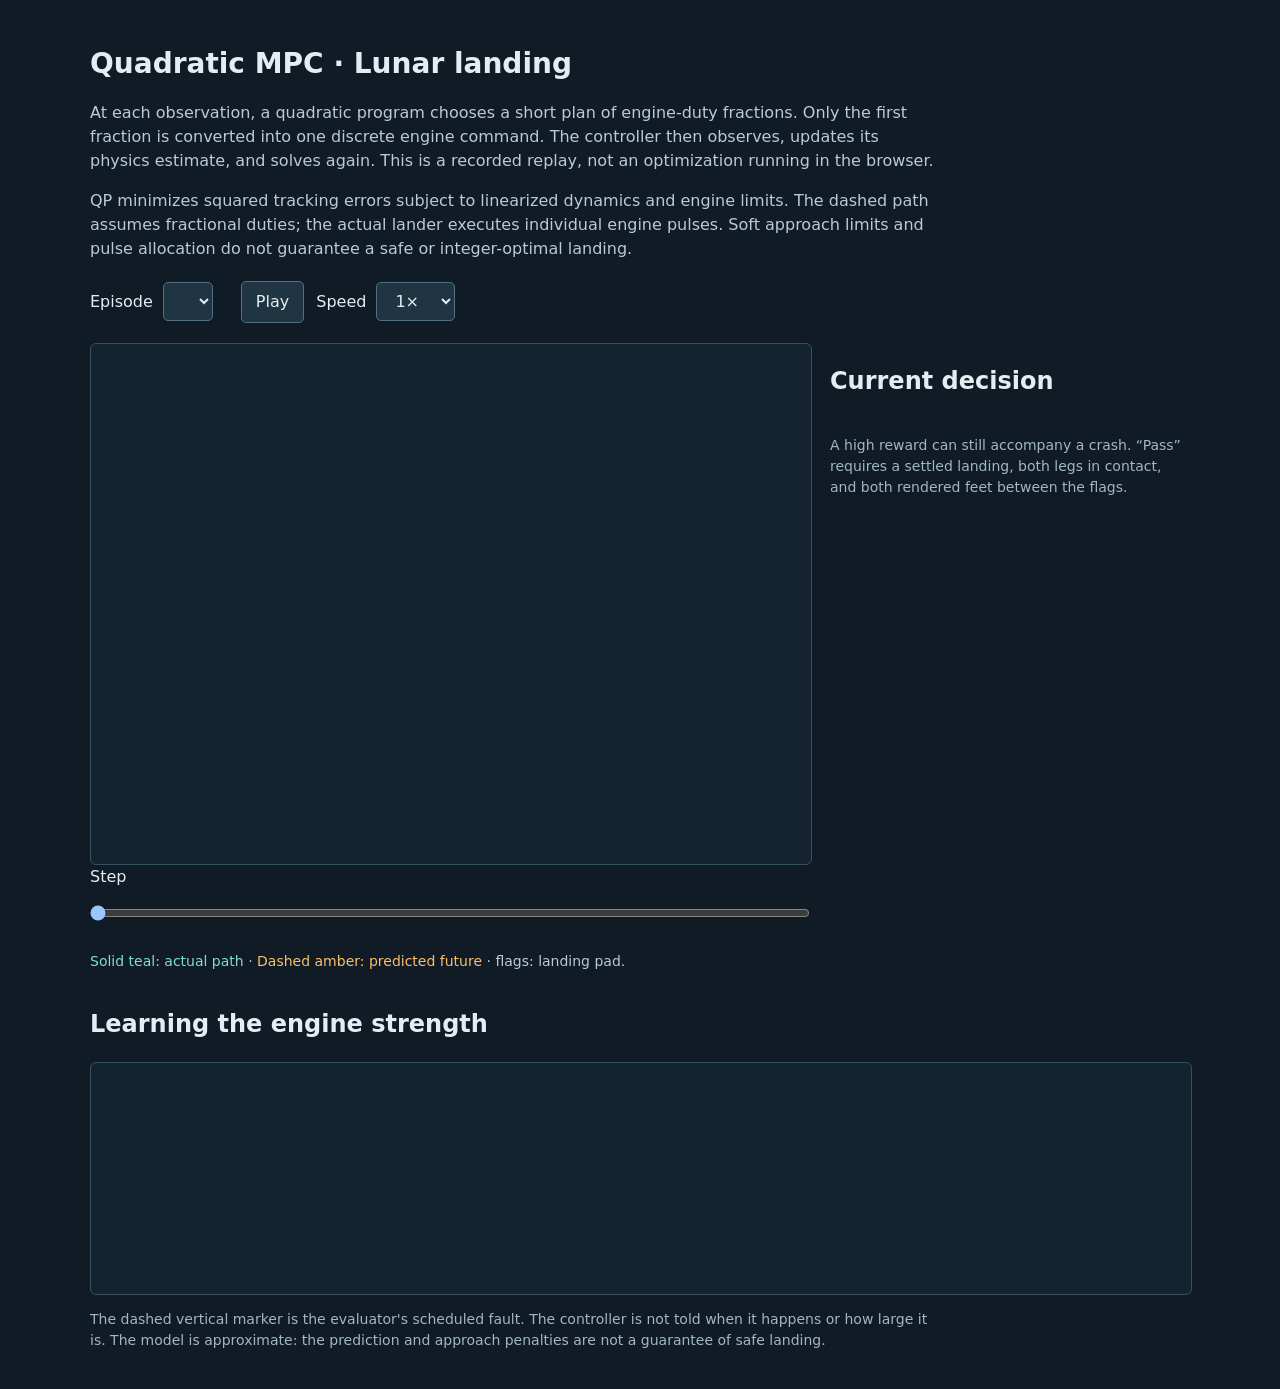
<file: src/lunar_qp/qp_replay.html>
<!doctype html>
<html lang="en">
<meta charset="utf-8">
<meta name="viewport" content="width=device-width,initial-scale=1">
<title>Quadratic MPC · Lunar landing</title>
<style>
:root{color-scheme:dark;font:16px/1.5 system-ui;background:#101b25;color:#e4edf2}
body{max-width:1100px;margin:auto;padding:24px}h1{font-size:28px;margin-bottom:8px}
p{max-width:850px;color:#b8cbd6}button,select,input{font:inherit}button,select{padding:8px 14px;background:#203543;color:inherit;border:1px solid #547080;border-radius:5px}
label{display:inline-flex;gap:10px;align-items:center;margin-right:16px}.controls{display:flex;flex-wrap:wrap;gap:12px;margin:20px 0}
canvas{display:block;width:100%;background:#142330;border:1px solid #36505d;border-radius:6px}
.grid{display:grid;grid-template-columns:2fr 1fr;gap:20px}dl{display:grid;grid-template-columns:1fr 1fr;gap:10px}dt{color:#a1b7c5}dd{margin:0;text-align:right;font-variant-numeric:tabular-nums}
#time{width:100%;margin:16px 0}#model{margin-top:20px}.legend{font-size:14px}.muted{color:#a1b7c5;font-size:14px}
@media(max-width:750px){.grid{grid-template-columns:1fr}body{padding:12px}}
</style>
<h1>Quadratic MPC · Lunar landing</h1>
<p>At each observation, a quadratic program chooses a short plan of engine-duty fractions. Only the first fraction is converted into one discrete engine command. The controller then observes, updates its physics estimate, and solves again. This is a recorded replay, not an optimization running in the browser.</p>
<p>QP minimizes squared tracking errors subject to linearized dynamics and engine limits. The dashed path assumes fractional duties; the actual lander executes individual engine pulses. Soft approach limits and pulse allocation do not guarantee a safe or integer-optimal landing.</p>
<div class="controls"><label>Episode <select id="episode"></select></label><button id="play">Play</button>
<label>Speed <select id="speed"><option value="0.5">½×</option><option value="1" selected>1×</option><option value="2">2×</option></select></label></div>
<div class="grid"><section><canvas id="scene" width="720" height="520" aria-label="Recorded lander trajectory and the controller's predicted path"></canvas>
<label for="time">Step <output id="step"></output></label><input id="time" type="range" min="0" value="0" aria-label="Replay step">
<p class="legend"><span style="color:#7de0cc">Solid teal: actual path</span> · <span style="color:#f9c06c">Dashed amber: predicted future</span> · flags: landing pad.</p></section>
<aside><h2>Current decision</h2><dl id="telemetry"></dl><p id="outcome"></p><p class="muted">A high reward can still accompany a crash. “Pass” requires a settled landing, both legs in contact, and both rendered feet between the flags.</p></aside></div>
<h2>Learning the engine strength</h2><p id="explanation"></p>
<canvas id="model" width="1000" height="210" aria-label="Main engine acceleration estimate over the episode"></canvas>
<p class="muted">The dashed vertical marker is the evaluator's scheduled fault. The controller is not told when it happens or how large it is.
The model is approximate: the prediction and approach penalties are not a guarantee of safe landing.</p>
<script>
const DATA=__MPC_DATA__;
const $=id=>document.getElementById(id), sc=$('scene').getContext('2d'), mc=$('model').getContext('2d');
const names=['idle','left engine','main engine','right engine'];
let episode=0, index=0, playing=false, last=0, accumulator=0;
DATA.episodes.forEach((e,i)=>{const o=document.createElement('option');o.value=i;o.textContent=`Seed ${e.seed} · ${e.passed?'pass':'fail'} · return ${e.return.toFixed(1)}`;$('episode').append(o)});
$('explanation').textContent=DATA.config.adaptive?'The estimate below is updated from observed changes in velocity. A lower estimate means the planner expects less acceleration from a main-engine firing.':'Model updates are disabled for this comparison. The planner replans from every new observation, but keeps its initial engine estimate.';
const physical=s=>[s[0]*10,s[1]*20/3,s[2]*5,s[3]*7.5,s[4],s[5]*2.5];
function draw(){
const e=DATA.episodes[episode], terminal=index===e.records.length, r=e.records[Math.min(index,e.records.length-1)], st=physical(terminal?e.final_state:r.state);
$('time').max=e.records.length;$('time').value=index;$('step').value=`${index} / ${e.records.length}`;
const w=720,h=520,X=x=>(x+10)/20*w,Y=y=>h-(y+1.3)/14*h;
sc.clearRect(0,0,w,h);sc.strokeStyle='#567381';sc.lineWidth=2;sc.beginPath();
e.terrain.forEach((p,i)=>{let x=X(p[0]-10),y=Y(p[1]-e.helipad[2]-.6);i?sc.lineTo(x,y):sc.moveTo(x,y)});sc.stroke();
for(const x of [e.helipad[0]-10,e.helipad[1]-10]){sc.strokeStyle='#e5df9c';sc.beginPath();sc.moveTo(X(x),Y(-.6));sc.lineTo(X(x),Y(.1));sc.lineTo(X(x+.3),Y(-.02));sc.stroke()}
sc.strokeStyle='#7de0cc';sc.lineWidth=2;sc.beginPath();
for(let k=0;k<index;k++){const p=physical(e.records[k].state);k?sc.lineTo(X(p[0]),Y(p[1])):sc.moveTo(X(p[0]),Y(p[1]))}sc.stroke();
if(!terminal){sc.setLineDash([6,5]);sc.strokeStyle='#f9c06c';sc.beginPath();r.prediction.forEach((p,k)=>k?sc.lineTo(X(p[0]),Y(p[1])):sc.moveTo(X(p[0]),Y(p[1])));sc.stroke();sc.setLineDash([])}
const point=(x,y)=>[st[0]+x*Math.cos(st[4])-y*Math.sin(st[4]),st[1]+x*Math.sin(st[4])+y*Math.cos(st[4])];
sc.fillStyle='#9bc4d5';sc.beginPath();[[-.47,.57],[-.57,0],[-.57,-.33],[.57,-.33],[.57,0],[.47,.57]].forEach((p,i)=>{const q=point(...p);i?sc.lineTo(X(q[0]),Y(q[1])):sc.moveTo(X(q[0]),Y(q[1]))});sc.closePath();sc.fill();
sc.strokeStyle='#7de0cc';sc.lineWidth=3;for(const sign of [-1,1]){const a=point(sign/3,-.24),b=point(sign*2/3,-.6);sc.beginPath();sc.moveTo(X(a[0]),Y(a[1]));sc.lineTo(X(b[0]),Y(b[1]));sc.stroke()}
if(!terminal&&r.action===2){const a=point(-.2,-.33),b=point(.2,-.33),c=point(0,-1);sc.fillStyle='#f9c06c';sc.beginPath();sc.moveTo(X(a[0]),Y(a[1]));sc.lineTo(X(b[0]),Y(b[1]));sc.lineTo(X(c[0]),Y(c[1]));sc.closePath();sc.fill()}
const model=terminal?r.model:r.model_before;
const rows=[['Action',terminal?'episode ended':names[r.action]],['Time',(index/50).toFixed(2)+' s'],['Horizontal offset',st[0].toFixed(2)],['Height above target',st[1].toFixed(2)],['Horizontal speed',st[2].toFixed(2)],['Vertical speed',st[3].toFixed(2)],['Tilt',(st[4]*180/Math.PI).toFixed(1)+'°'],['Main acceleration',model[0].toFixed(2)],['Planning time',terminal?'—':r.solve_ms.toFixed(2)+' ms'],['Prediction span',terminal?'—':(r.plan.length*DATA.config.hold/50).toFixed(2)+' s']];
rows.push(['QP status',r.qp.status],['Solver iterations',r.qp.iterations],['Main / left / right duties',r.qp.duties.map(x=>x.toFixed(2)).join(' / ')],['Maximum slack',r.qp.slack_max.toFixed(3)],['Constraint violation',r.qp.constraint_violation===null?'—':r.qp.constraint_violation.toExponential(1)],['Coast fallback',r.qp.fallback?'YES':'no']);
$('telemetry').replaceChildren();for(const [name,value] of rows){const dt=document.createElement('dt'),dd=document.createElement('dd');dt.textContent=name;dd.textContent=value;$('telemetry').append(dt,dd)}
$('outcome').textContent=`Episode result: ${e.passed?'PASS':'FAIL'} · ${e.landed?'settled landing':e.truncated?'time limit':'unsuccessful termination'} · pad margin ${e.pad_margin.toFixed(2)}.`;
const W=1000,H=210,xx=k=>40+k/e.records.length*(W-60),yy=v=>H-25-(v-5)/30*(H-45);
mc.clearRect(0,0,W,H);mc.font='14px system-ui';mc.fillStyle='#b8cbd6';for(const v of [5,15,25,35]){mc.fillText(v,5,yy(v)+4);mc.strokeStyle='#2e4654';mc.beginPath();mc.moveTo(35,yy(v));mc.lineTo(W,yy(v));mc.stroke()}
mc.strokeStyle='#7de0cc';mc.lineWidth=2;mc.beginPath();e.records.forEach((r,k)=>k?mc.lineTo(xx(k),yy(r.model[0])):mc.moveTo(xx(k),yy(r.model[0])));mc.stroke();
if(DATA.thrust_scale!==1&&DATA.change_step<e.records.length){mc.setLineDash([5,5]);mc.strokeStyle='#f9c06c';mc.beginPath();mc.moveTo(xx(DATA.change_step),5);mc.lineTo(xx(DATA.change_step),H);mc.stroke();mc.setLineDash([]);mc.fillText(`engine power → ${(DATA.thrust_scale*100).toFixed(0)}%`,xx(DATA.change_step)+8,17)}
mc.strokeStyle='#e4edf2';mc.beginPath();mc.moveTo(xx(index),0);mc.lineTo(xx(index),H);mc.stroke();
}
$('episode').onchange=()=>{episode=Number($('episode').value);index=0;draw()};
$('time').oninput=()=>{index=Number($('time').value);draw()};
$('play').onclick=()=>{playing=!playing;if(playing&&index===DATA.episodes[episode].records.length)index=0;$('play').textContent=playing?'Pause':'Play';last=0};
function animate(now){if(playing&&last){accumulator+=(now-last)/1000*50*Number($('speed').value);const n=Math.floor(accumulator);if(n){accumulator-=n;index=Math.min(DATA.episodes[episode].records.length,index+n);draw();if(index===DATA.episodes[episode].records.length){playing=false;$('play').textContent='Play'}}}last=now;requestAnimationFrame(animate)}
draw();requestAnimationFrame(animate);
</script>
</html>
</file>
